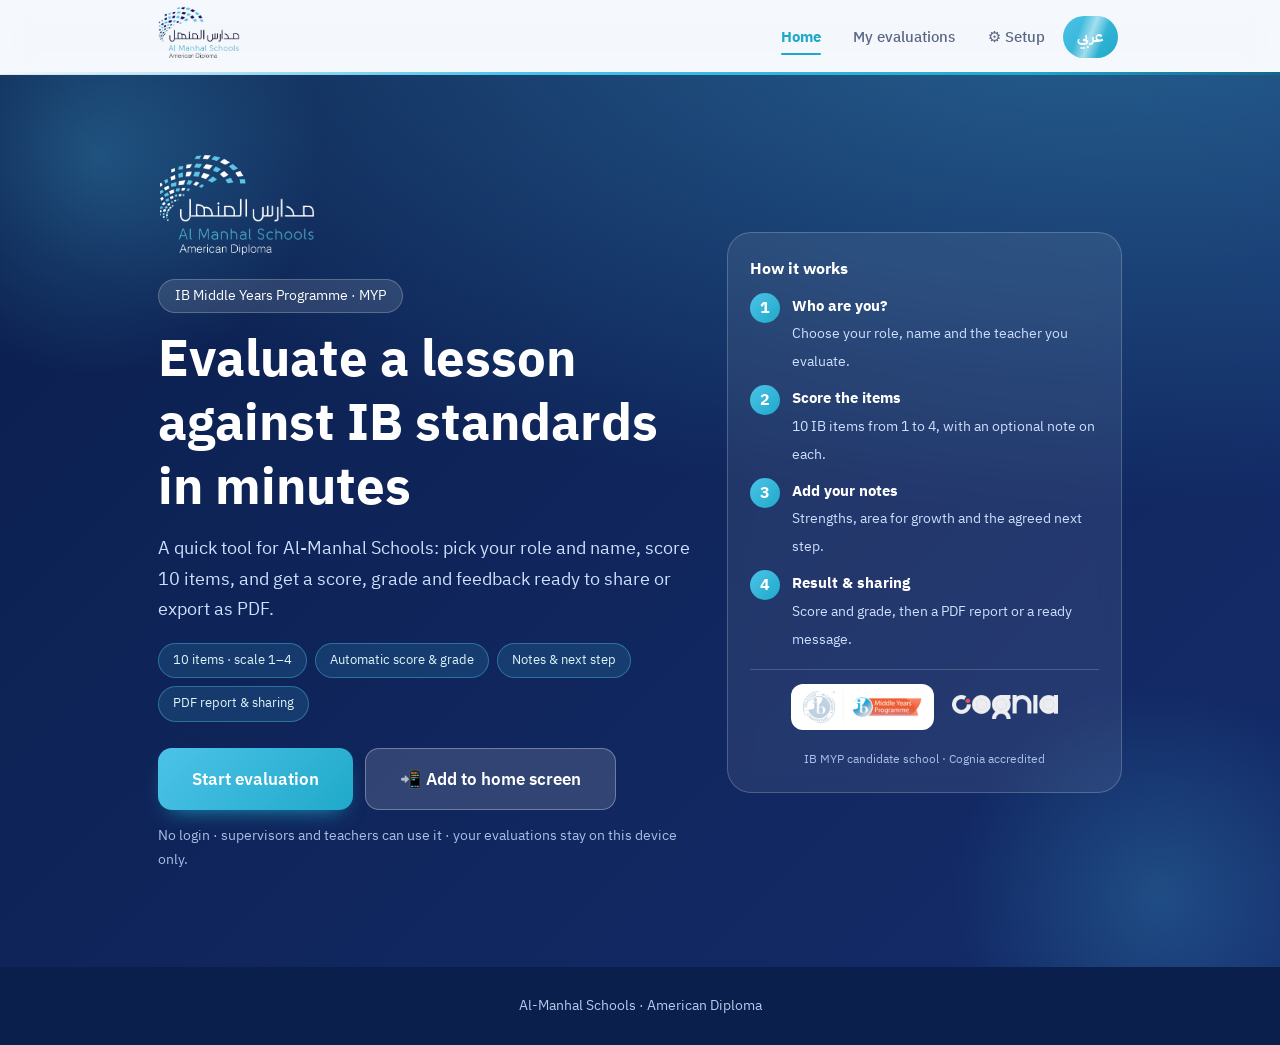
<file: index.html>
<!doctype html>
<html lang="ar" dir="rtl">
<head>
<meta charset="utf-8">
<meta name="viewport" content="width=device-width, initial-scale=1">
<title>تقييم الزيارة الصفية IB | مدارس المنهل</title>
<meta name="description" content="IB Classroom Evaluation · Al-Manhal Schools · تقييم الزيارة الصفية IB">
<link rel="icon" href="assets/logo.png">
<link rel="manifest" href="manifest.webmanifest">
<meta name="theme-color" content="#0b1f4d">
<meta name="mobile-web-app-capable" content="yes">
<meta name="apple-mobile-web-app-capable" content="yes">
<meta name="apple-mobile-web-app-title" content="IB Evaluation">
<meta name="apple-mobile-web-app-status-bar-style" content="default">
<link rel="apple-touch-icon" href="assets/icons/apple-touch-icon.png">
<link rel="preconnect" href="https://fonts.googleapis.com">
<link rel="preconnect" href="https://fonts.gstatic.com" crossorigin>
<link href="https://fonts.googleapis.com/css2?family=IBM+Plex+Sans+Arabic:wght@400;500;600;700&display=swap" rel="stylesheet">
<link rel="stylesheet" href="assets/style.css">
</head>
<body>
<header class="top"><div class="wrap">
  <a href="index.html" data-go="welcome"><img class="logo" src="assets/logo.png" alt="Al-Manhal Schools · مدارس المنهل"></a>
  <nav>
    <a href="#" data-go="welcome" class="on opt" data-i18n="navHome">الرئيسية</a>
    <a href="#" data-go="history" data-i18n="navHistory">تقييماتي</a>
    <a href="setup.html" class="opt" data-i18n="navSetup">⚙ الإعداد</a>
    <button class="lang" data-lang>English</button>
  </nav>
</div></header>

<!-- first screen -->
<section id="v-welcome">
  <div class="hero"><div class="wrap">
    <div>
      <img class="logo-big" src="assets/logo-white.png" alt="Al-Manhal Schools · مدارس المنهل">
      <span class="tag" data-i18n="heroTag">برنامج السنوات المتوسطة MYP</span>
      <h1 data-i18n="heroTitle">قيّم الحصة بمعايير الـ IB في دقائق</h1>
      <p class="lead" data-i18n="heroText"></p>
      <div class="chips"><span class="chip" data-i18n="chip1"></span><span class="chip" data-i18n="chip2"></span><span class="chip" data-i18n="chip3"></span><span class="chip" data-i18n="chip4"></span></div>
      <div class="cta">
        <a href="#" class="btn p big" data-go="form" data-new="1" data-i18n="start">ابدأ التقييم</a>
        <a href="#" class="btn g big" data-go="form" id="resumeBtn" hidden data-i18n="resume">متابعة المسودة</a>
        <button class="btn g big" data-install data-i18n="install"></button>
      </div>
      <p class="fine" data-i18n="noLogin"></p>
    </div>
    <aside class="hero-card">
      <h3 data-i18n="howTitle">كيف تعمل؟</h3>
      <ol>
        <li><i>1</i><div><b data-i18n="how1t"></b><span data-i18n="how1"></span></div></li>
        <li><i>2</i><div><b data-i18n="how2t"></b><span data-i18n="how2"></span></div></li>
        <li><i>3</i><div><b data-i18n="how3t"></b><span data-i18n="how3"></span></div></li>
        <li><i>4</i><div><b data-i18n="how4t"></b><span data-i18n="how4"></span></div></li>
      </ol>
      <div class="accred"><span class="ib"><img src="assets/ib-myp.png" alt="IB Middle Years Programme"></span><img class="cg" src="assets/cognia.png" alt="Cognia"><small data-i18n="accred"></small></div>
    </aside>
  </div></div>
</section>

<!-- the evaluation -->
<main id="app" hidden><div class="wrap">
  <div id="v-form" hidden>
    <div id="stepper"></div>
    <div id="panel" class="card panel"></div>
    <div class="bar-actions">
      <div class="mring" id="ring"><div id="ringTxt">0%</div></div>
      <div class="info"><b id="barTitle"></b><span id="barNote"></span></div>
      <button class="btn g" id="btnBack" hidden data-i18n="back">السابق</button>
      <button class="btn p" id="btnNext">التالي</button>
    </div>
  </div>
  <div id="v-result" hidden></div>
  <div id="v-history" hidden></div>
  <div id="v-day" hidden></div>
</div></main>

<footer><div class="wrap" data-i18n="footer">مدارس المنهل · American Diploma</div></footer>
<section id="report" aria-hidden="true"></section>
<script src="assets/core.js"></script>
<script src="assets/app.js"></script>
</body>
</html>
</file>
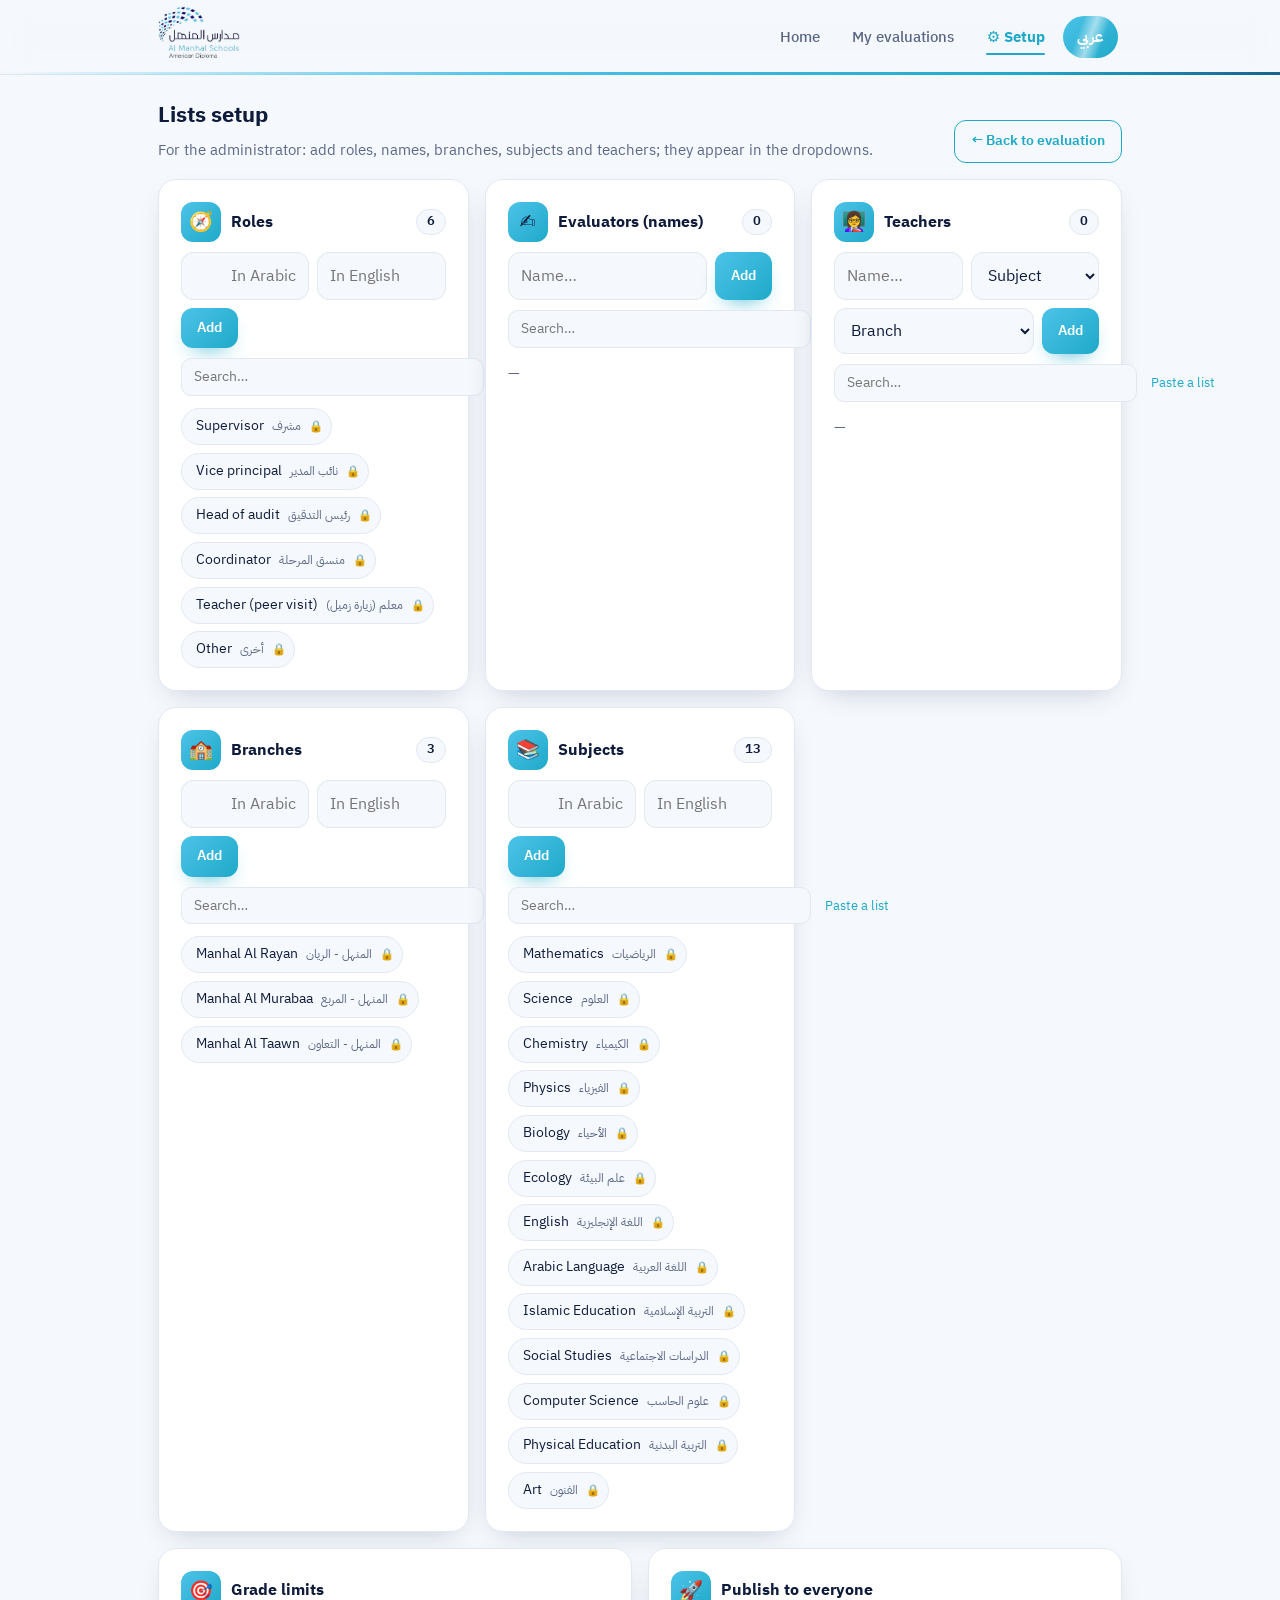
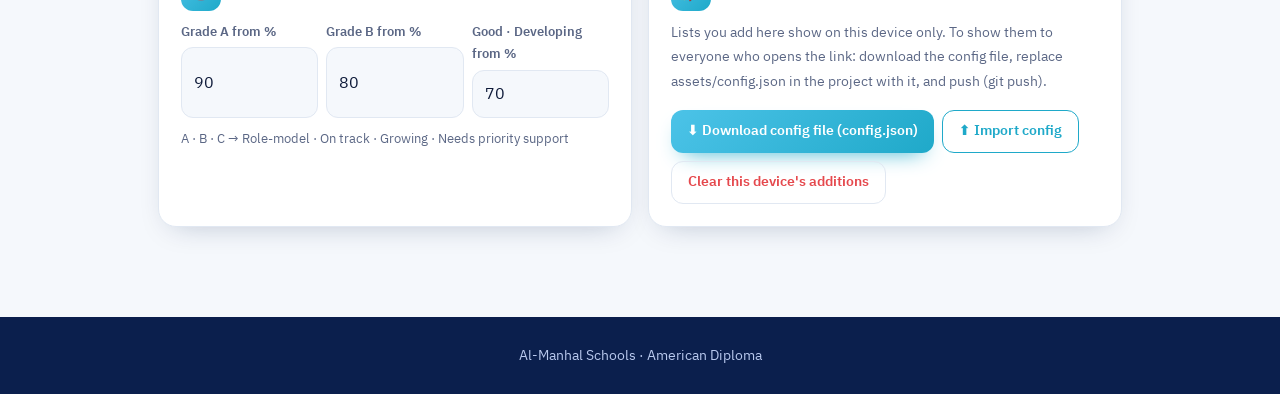
<file: setup.html>
<!doctype html>
<html lang="ar" dir="rtl">
<head>
<meta charset="utf-8">
<meta name="viewport" content="width=device-width, initial-scale=1">
<title>إعداد القوائم | مدارس المنهل</title>
<link rel="icon" href="assets/logo.png">
<link rel="manifest" href="manifest.webmanifest">
<meta name="theme-color" content="#0b1f4d">
<link rel="apple-touch-icon" href="assets/icons/apple-touch-icon.png">
<link rel="preconnect" href="https://fonts.googleapis.com">
<link rel="preconnect" href="https://fonts.gstatic.com" crossorigin>
<link href="https://fonts.googleapis.com/css2?family=IBM+Plex+Sans+Arabic:wght@400;500;600;700&display=swap" rel="stylesheet">
<link rel="stylesheet" href="assets/style.css">
</head>
<body>
<header class="top"><div class="wrap">
  <a href="index.html"><img class="logo" src="assets/logo.png" alt="Al-Manhal Schools · مدارس المنهل"></a>
  <nav>
    <a href="index.html" class="opt" data-i18n="navHome">الرئيسية</a>
    <a href="index.html#history" data-i18n="navHistory">تقييماتي</a>
    <a href="setup.html" class="on opt" data-i18n="navSetup">⚙ الإعداد</a>
    <button class="lang" data-lang>English</button>
  </nav>
</div></header>

<main><div class="wrap">
  <div style="display:flex;justify-content:space-between;align-items:flex-end;gap:12px;flex-wrap:wrap;margin-bottom:16px">
    <div><h2 data-i18n="setupTitle">إعداد القوائم</h2><p class="sub" style="margin:0" data-i18n="setupText"></p></div>
    <a class="btn o sm" href="index.html" data-i18n="toForm">← الرجوع للتقييم</a>
  </div>
  <div class="lists" id="lists"></div>

  <div class="lists mt">
    <div class="card lcard"><div class="lh"><div class="ico">🎯</div><h3 data-i18n="gradesTitle"></h3></div>
      <div class="addrow"><div class="f" style="flex:1"><label data-i18n="gradeA"></label><input type="number" id="gA" min="2" max="100"></div><div class="f" style="flex:1"><label data-i18n="gradeB"></label><input type="number" id="gB" min="1" max="99"></div><div class="f" style="flex:1"><label data-i18n="gradeCLbl"></label><input type="number" id="gC" min="1" max="98"></div></div>
      <p class="sub" style="margin:10px 0 0;font-size:.82rem">A · B · C → Role-model · On track · Growing · Needs priority support</p></div>
    <div class="card lcard"><div class="lh"><div class="ico">🚀</div><h3 data-i18n="publishTitle"></h3></div>
      <p class="sub" data-i18n="publishText" style="font-size:.88rem"></p>
      <div class="addrow"><button class="btn p sm" id="dl" data-i18n="dlConfig"></button><button class="btn o sm" id="imp" data-i18n="impConfig"></button><input type="file" id="impFile" accept=".json" hidden><button class="btn d sm" id="reset" data-i18n="resetLocal"></button></div></div>
  </div>
</div></main>
<footer><div class="wrap" data-i18n="footer"></div></footer>
<script src="assets/core.js"></script>
<script src="assets/setup.js"></script>
</body>
</html>
</file>
<file: assets/style.css>
:root{
  --navy:#0b1f4d;--navy-2:#142c6b;--sky:#4cc3e8;--teal:#1fa9c9;
  --bg:#f5f8fc;--card:#fff;--ink:#0f1b3a;--muted:#5b6785;--line:#e1e8f2;
  --ok:#17a673;--mid:#e9a21a;--low:#e5484d;--r:18px;
  --shadow:0 10px 30px -14px rgba(11,31,77,.28);
  --font:"IBM Plex Sans Arabic","Segoe UI",system-ui,sans-serif;
}
*{box-sizing:border-box;margin:0}
[hidden]{display:none!important}
html{scroll-behavior:smooth}
body{font-family:var(--font);background:var(--bg);color:var(--ink);line-height:1.75;-webkit-font-smoothing:antialiased}
a{color:var(--teal)}
button,input,select,textarea{font:inherit;color:inherit}
.wrap{max-width:1000px;margin:auto;padding:0 18px}

@keyframes navIn{from{opacity:0;transform:translateY(-16px)}}
@keyframes lineSlide{to{background-position:-200% 0}}
@keyframes rise{from{opacity:0;transform:translateY(20px)}}
@keyframes floaty{to{transform:translate3d(-50px,36px,0) scale(1.12)}}
@keyframes pulse{0%,100%{box-shadow:0 8px 18px -8px var(--teal)}50%{box-shadow:0 10px 26px -4px var(--sky)}}
@keyframes sheen{0%{transform:translateX(130%)}60%,100%{transform:translateX(-130%)}}
@keyframes pop{from{opacity:0;transform:scale(.96)}}

/* ---------- header ---------- */
.top{position:sticky;top:0;z-index:30;background:color-mix(in srgb,var(--bg) 84%,transparent);backdrop-filter:blur(14px) saturate(160%);border-bottom:1px solid var(--line);animation:navIn .6s cubic-bezier(.2,.8,.2,1) both}
.top::after{content:"";position:absolute;inset-inline:0;bottom:-1px;height:3px;pointer-events:none;background:linear-gradient(90deg,transparent,var(--sky),var(--teal),var(--navy),var(--sky),transparent);background-size:200% 100%;animation:lineSlide 6s linear infinite}
.top .wrap{display:flex;align-items:center;justify-content:space-between;gap:10px;height:74px}
.top .logo{height:54px;transition:transform .35s cubic-bezier(.2,.8,.2,1),filter .35s;flex:none}
.top .logo:hover{transform:scale(1.07) rotate(-2deg);filter:drop-shadow(0 8px 14px rgba(31,169,201,.5))}
.top nav{display:flex;align-items:center;gap:4px;min-width:0;overflow-x:auto;scrollbar-width:none;padding:4px}
.top nav::-webkit-scrollbar{display:none}
.top nav a,.top nav button{position:relative;white-space:nowrap;border:0;background:none;cursor:pointer;color:var(--muted);text-decoration:none;font-weight:500;font-size:.95rem;padding:8px 14px;border-radius:99px;transition:color .2s,background .2s,transform .2s}
.top nav a:hover,.top nav button:hover{background:rgba(76,195,232,.14);color:var(--navy);transform:translateY(-2px)}
.top nav a.on{color:var(--teal);font-weight:700}
.top nav a.on::after{content:"";position:absolute;inset-inline:14px;bottom:3px;height:2px;border-radius:2px;background:var(--teal)}
.top nav .lang{background:linear-gradient(135deg,var(--sky),var(--teal));color:#fff;font-weight:700;animation:pulse 3s ease-in-out infinite;position:relative;overflow:hidden}
.top nav .lang:hover{color:#fff;background:linear-gradient(135deg,var(--sky),var(--teal));transform:translateY(-2px) scale(1.05)}
.top nav .lang::before{content:"";position:absolute;inset:0;background:linear-gradient(110deg,transparent 30%,rgba(255,255,255,.55) 50%,transparent 70%);animation:sheen 3.6s ease-in-out infinite}
@media(max-width:560px){.top .wrap{height:62px;padding:0 12px}.top .logo{height:42px}.top nav a,.top nav button{padding:6px 10px;font-size:.84rem}.top nav .opt{display:none}}

/* ---------- buttons ---------- */
.btn{display:inline-flex;align-items:center;justify-content:center;gap:8px;padding:12px 24px;border-radius:12px;font-weight:600;text-decoration:none;border:0;cursor:pointer;transition:transform .15s,box-shadow .2s,filter .2s,background .2s}
.btn:hover{transform:translateY(-2px)}
.btn:active{transform:scale(.97)}
.btn.p{background:linear-gradient(135deg,var(--sky),var(--teal));color:#fff;box-shadow:0 10px 22px -12px var(--teal)}
.btn.p:hover{filter:brightness(1.07);box-shadow:0 14px 26px -12px var(--teal)}
.btn.g{background:rgba(255,255,255,.14);color:#fff;border:1px solid rgba(255,255,255,.3)}
.btn.g:hover{background:rgba(255,255,255,.24)}
.btn.o{background:transparent;color:var(--teal);border:1px solid var(--teal)}
.btn.d{background:transparent;color:var(--low);border:1px solid var(--line)}
.btn.sm{padding:8px 16px;font-size:.88rem}
.btn.big{padding:15px 34px;font-size:1.08rem;border-radius:14px}
.btn.wide{width:100%}
.btn[disabled]{opacity:.5;pointer-events:none}

/* ---------- welcome ---------- */
.hero{position:relative;overflow:hidden;color:#fff;padding:78px 0 96px;background:radial-gradient(1200px 520px at 85% -10%,rgba(76,195,232,.38),transparent),linear-gradient(135deg,var(--navy),var(--navy-2))}
.hero::before,.hero::after{content:"";position:absolute;border-radius:50%;pointer-events:none}
.hero::before{width:460px;height:460px;inset:-150px auto auto -130px;background:radial-gradient(circle,rgba(76,195,232,.28),transparent 68%);animation:floaty 14s ease-in-out infinite alternate}
.hero::after{width:420px;height:420px;inset:auto -90px -140px auto;background:radial-gradient(circle,rgba(76,195,232,.22),transparent 70%);animation:floaty 18s ease-in-out infinite alternate-reverse}
.hero .wrap{position:relative;z-index:1;display:grid;gap:34px;grid-template-columns:minmax(0,1.15fr) minmax(0,.85fr);align-items:center}
.hero .logo-big{height:104px;margin-bottom:22px;display:block;animation:rise .8s .05s both;transition:transform .4s}
.hero .logo-big:hover{transform:scale(1.05) rotate(-2deg)}
.tag{display:inline-block;padding:4px 16px;border-radius:99px;background:rgba(255,255,255,.12);border:1px solid rgba(255,255,255,.22);font-size:.85rem;margin-bottom:14px;animation:rise .8s .2s both}
.hero h1{font-size:clamp(1.9rem,5vw,3.2rem);line-height:1.25;font-weight:700;animation:rise .8s .35s both}
.hero h1 b{color:var(--sky)}
.hero p.lead{margin-top:14px;color:#cfe0ff;font-size:1.1rem;max-width:560px;animation:rise .8s .5s both}
.chips{display:flex;flex-wrap:wrap;gap:8px;margin-top:18px;animation:rise .8s .6s both}
.chip{padding:5px 14px;border-radius:99px;font-size:.83rem;background:rgba(76,195,232,.14);border:1px solid rgba(76,195,232,.4);color:#dff5fc}
.cta{display:flex;flex-wrap:wrap;gap:12px;margin-top:26px;animation:rise .8s .7s both}
.fine{margin-top:14px;color:#a9bfe8;font-size:.85rem;animation:rise .8s .8s both}
.hero-card{background:rgba(255,255,255,.08);border:1px solid rgba(255,255,255,.2);backdrop-filter:blur(10px);border-radius:24px;padding:22px;animation:rise .9s .5s both}
.hero-card h3{font-size:1rem;margin-bottom:10px;color:#fff}
.hero-card ol{list-style:none;padding:0;display:grid;gap:10px}
.hero-card li{display:flex;gap:12px;align-items:flex-start;transition:transform .2s}
.hero-card li:hover{transform:translateX(4px)}
[dir=rtl] .hero-card li:hover{transform:translateX(-4px)}
.hero-card li i{flex:none;width:30px;height:30px;border-radius:50%;display:grid;place-items:center;font-style:normal;font-weight:700;background:linear-gradient(135deg,var(--sky),var(--teal));color:#fff}
.hero-card li b{display:block;font-size:.95rem}.hero-card li span{color:#cfe0ff;font-size:.85rem;line-height:1.5}
.accred{display:flex;align-items:center;justify-content:center;gap:18px;flex-wrap:wrap;margin-top:16px;padding-top:14px;border-top:1px solid rgba(255,255,255,.18)}
.accred .ib{background:#fff;border-radius:12px;padding:6px 12px;height:46px;display:flex;align-items:center}
.accred .ib img{height:32px}
.accred .cg{height:24px;opacity:.95}
.accred small{width:100%;text-align:center;color:#a9bfe8;font-size:.78rem}
@media(max-width:820px){.hero{padding:44px 0 56px}.hero .wrap{grid-template-columns:1fr}.hero .logo-big{height:84px}}
footer{background:var(--navy);color:#b9c9ee;padding:26px 0;text-align:center;font-size:.9rem}

/* ---------- cards / wizard ---------- */
main{padding:22px 0 90px}
.card{background:var(--card);border:1px solid var(--line);border-radius:var(--r);box-shadow:var(--shadow);padding:22px;transition:transform .25s,box-shadow .25s}
.panel{max-width:760px;margin:0 auto;animation:pop .35s both}
.stepper{display:flex;align-items:center;max-width:760px;margin:0 auto 18px;padding:0 4px}
.stepper .s{display:flex;align-items:center;gap:8px;flex:none;font-size:.85rem;color:var(--muted);font-weight:600}
.stepper .s i{width:30px;height:30px;border-radius:50%;display:grid;place-items:center;font-style:normal;background:var(--line);color:var(--muted);transition:.3s}
.stepper .s.on i{background:linear-gradient(135deg,var(--sky),var(--teal));color:#fff;box-shadow:0 8px 16px -8px var(--teal);transform:scale(1.1)}
.stepper .s.on{color:var(--navy)}
.stepper .s.done i{background:var(--ok);color:#fff}
.stepper .line{flex:1;height:3px;background:var(--line);margin:0 8px;border-radius:2px;overflow:hidden}
.stepper .line b{display:block;height:100%;width:0;background:linear-gradient(90deg,var(--sky),var(--teal));transition:width .4s}
@media(max-width:520px){.stepper .s span{display:none}}
h2{font-size:1.35rem;margin-bottom:2px}
.sub{color:var(--muted);margin-bottom:16px;font-size:.93rem}
.grid2{display:grid;gap:12px;grid-template-columns:repeat(2,minmax(0,1fr))}
@media(max-width:560px){.grid2{grid-template-columns:1fr}}
.f{display:flex;flex-direction:column;gap:4px}
.f label{font-size:.82rem;font-weight:600;color:var(--muted)}
.f input,.f select,.f textarea{width:100%;padding:10px 12px;border:1px solid var(--line);border-radius:12px;background:var(--bg);transition:border-color .15s,box-shadow .15s}
.f input:focus,.f select:focus,.f textarea:focus{outline:0;border-color:var(--teal);box-shadow:0 0 0 4px rgba(76,195,232,.25)}
.f textarea{min-height:84px;resize:vertical}
.f.full{grid-column:1/-1}
.f .req{color:var(--low)}
.err{color:var(--low);font-size:.88rem;margin-top:10px;min-height:1.2em}

.item{display:grid;grid-template-columns:28px 1fr auto;gap:10px;align-items:center;padding:10px 4px;border-bottom:1px solid var(--line)}
.item:last-of-type{border-bottom:0}
.item .n{width:28px;height:28px;border-radius:9px;background:var(--navy);color:#fff;font-size:.8rem;font-weight:600;display:grid;place-items:center}
.item h4{font-size:.93rem;font-weight:600;line-height:1.35}
.item small{display:block;font-size:.76rem;color:var(--muted);line-height:1.35}
.item .nb{background:none;border:0;color:var(--teal);font-size:.76rem;font-weight:600;cursor:pointer;padding:2px 0}
.item .note{grid-column:2/-1;display:none}
.item.shownote .note{display:block}
.item .note textarea{width:100%;min-height:54px;padding:8px 10px;border:1px solid var(--line);border-radius:10px;background:var(--bg);font-size:.88rem}
.cs{display:flex;gap:4px}
.cs input{display:none}
.cs label{width:36px;height:36px;display:grid;place-items:center;border-radius:10px;border:1px solid var(--line);background:var(--bg);font-weight:600;font-size:.9rem;cursor:pointer;transition:.15s}
.cs label:hover{border-color:var(--teal)}
.cs input:checked+label{background:linear-gradient(135deg,var(--sky),var(--teal));color:#fff;border-color:transparent;transform:scale(1.08)}
@media(max-width:560px){.item{grid-template-columns:26px 1fr}.cs{grid-column:1/-1;justify-content:center}.cs label{width:46px;height:40px}.item .note{grid-column:1/-1}}

.bar-actions{position:sticky;bottom:0;z-index:20;margin:18px auto 0;max-width:760px;display:flex;align-items:center;gap:10px;padding:10px 12px;border-radius:16px;background:var(--navy);color:#fff;box-shadow:0 18px 36px -16px rgba(11,31,77,.7)}
.mring{--p:0;width:48px;height:48px;border-radius:50%;flex:none;display:grid;place-items:center;background:conic-gradient(var(--sky) calc(var(--p)*1%),rgba(255,255,255,.2) 0);transition:.35s}
.mring div{width:37px;height:37px;border-radius:50%;background:var(--navy);display:grid;place-items:center;font-size:.76rem;font-weight:700}
.bar-actions .info{flex:1;min-width:0;line-height:1.3;font-size:.82rem}
.bar-actions .info b{display:block;font-size:.9rem}
.bar-actions .btn{padding:10px 18px;font-size:.9rem}
.bar-actions .btn.g{padding:10px 14px}

/* ---------- result ---------- */
.res-head{display:flex;gap:18px;align-items:center;flex-wrap:wrap}
.ring{--p:0;width:112px;height:112px;border-radius:50%;flex:none;display:grid;place-items:center;background:conic-gradient(var(--teal) calc(var(--p)*1%),var(--line) 0)}
.ring div{width:86px;height:86px;border-radius:50%;background:var(--card);display:grid;place-items:center;font-size:1.6rem;font-weight:700;color:var(--navy)}
.gr{display:inline-block;padding:2px 16px;border-radius:99px;font-weight:700;background:var(--navy);color:#fff;margin-inline-start:8px}
.gr.A{background:var(--ok)}.gr.B{background:var(--teal)}.gr.C{background:var(--mid)}
.meta-line{color:var(--muted);font-size:.9rem}
.res h3{font-size:1rem;margin:16px 0 4px;color:var(--navy)}
.res ul{padding-inline-start:20px;color:var(--muted)}.res li{margin-bottom:3px}
.res .nt{background:var(--bg);border-radius:12px;padding:10px 14px;margin-top:6px;font-size:.92rem;white-space:pre-wrap}
.res .nt b{display:block;font-size:.8rem;color:var(--teal)}
.savedtag{display:inline-block;margin-top:10px;padding:5px 12px;border-radius:10px;background:rgba(23,166,115,.12);color:var(--ok);font-weight:600;font-size:.85rem}
.actions{display:flex;flex-wrap:wrap;gap:10px;margin-top:18px}
.radar{display:flex;justify-content:center;margin-top:6px}

/* ---------- history ---------- */
.hrow{display:flex;align-items:center;gap:14px;padding:12px 14px;border:1px solid var(--line);border-radius:14px;background:var(--card);margin-bottom:10px;transition:transform .2s,box-shadow .2s,border-color .2s}
.hrow:hover{transform:translateY(-2px);border-color:var(--sky);box-shadow:var(--shadow)}
.hrow .mini{width:46px;height:46px;border-radius:50%;flex:none;display:grid;place-items:center;font-weight:700;font-size:.8rem;color:#fff;background:var(--teal)}
.hrow .mini.A{background:var(--ok)}.hrow .mini.C{background:var(--mid)}
.hrow .txt{flex:1;min-width:0}.hrow .txt b{display:block}.hrow .txt small{color:var(--muted)}
.empty{text-align:center;color:var(--muted);padding:34px 10px}
.empty .ico{font-size:2.2rem}

.overlay{position:fixed;inset:0;z-index:999;background:rgba(11,31,77,.55);backdrop-filter:blur(4px);display:grid;place-items:center;padding:18px}
.sheetbox{background:#fff;color:var(--ink);max-width:380px;width:100%;border-radius:20px;padding:22px;box-shadow:0 30px 70px -20px rgba(0,0,0,.5);line-height:1.8}
.toast{position:fixed;bottom:24px;inset-inline:0;margin:auto;width:max-content;max-width:90%;background:var(--navy);color:#fff;padding:10px 20px;border-radius:14px;box-shadow:var(--shadow);z-index:1000;animation:pop .25s both}

/* ---------- setup page ---------- */
.lists{display:grid;gap:16px;grid-template-columns:repeat(auto-fit,minmax(310px,1fr))}
.lcard{animation:rise .5s both}
.lcard:hover{transform:translateY(-3px);box-shadow:0 18px 36px -18px rgba(11,31,77,.4)}
.lh{display:flex;align-items:center;gap:10px;margin-bottom:10px}
.lh .ico{width:40px;height:40px;border-radius:12px;display:grid;place-items:center;font-size:1.2rem;background:linear-gradient(135deg,var(--sky),var(--teal));transition:transform .3s}
.lcard:hover .ico{transform:rotate(-8deg) scale(1.1)}
.lh h3{flex:1;font-size:1.02rem}
.lh .cnt{min-width:30px;padding:0 10px;height:26px;display:grid;place-items:center;border-radius:99px;background:var(--bg);border:1px solid var(--line);font-weight:600;font-size:.82rem}
.addrow{display:flex;gap:8px;flex-wrap:wrap}
.addrow input,.addrow select{flex:1;min-width:100px;padding:9px 12px;border:1px solid var(--line);border-radius:12px;background:var(--bg)}
.addrow input:focus,.addrow select:focus{outline:0;border-color:var(--teal);box-shadow:0 0 0 4px rgba(76,195,232,.25)}
.tools{display:flex;gap:8px;align-items:center;margin:10px 0 2px}
.tools input{flex:1;padding:6px 12px;border:1px solid var(--line);border-radius:10px;background:var(--bg);font-size:.85rem}
.link{background:none;border:0;color:var(--teal);cursor:pointer;font-size:.84rem;white-space:nowrap}
.tags{display:flex;flex-wrap:wrap;gap:8px;margin-top:12px}
.tag2{display:inline-flex;align-items:center;gap:8px;padding:5px 8px 5px 14px;border-radius:99px;background:var(--bg);border:1px solid var(--line);font-size:.88rem;animation:pop .3s both;transition:transform .2s,background .2s,border-color .2s}
[dir=rtl] .tag2{padding:5px 14px 5px 8px}
.tag2:hover{transform:translateY(-2px) scale(1.04);background:rgba(76,195,232,.15);border-color:var(--sky)}
.tag2 small{color:var(--muted);font-size:.74rem}
.tag2 .lock{color:var(--muted);font-size:.7rem}
.tag2 button{width:22px;height:22px;border-radius:50%;border:0;background:none;color:var(--muted);cursor:pointer;opacity:0;transform:scale(.6);transition:.2s}
.tag2:hover button{opacity:1;transform:none}
.tag2 button:hover{background:var(--low);color:#fff}
@media(hover:none){.tag2 button{opacity:1;transform:none}}
.mt{margin-top:16px}

/* ---------- print: report only ---------- */
#report{display:none}
@media print{
  @page{size:A4;margin:12mm}
  *{-webkit-print-color-adjust:exact;print-color-adjust:exact}
  body{background:#fff}
  body.has-report>*:not(#report){display:none!important}
  body.has-report #report{display:block;color:#0f1b3a;font-size:10.5pt;line-height:1.45}
  .rp-head{display:flex;align-items:center;justify-content:space-between;gap:16px;background:#fff;color:#0b1f4d;padding:4px 2px 8px;border-bottom:3px solid #1fa9c9;border-image:linear-gradient(90deg,#4cc3e8,#1fa9c9,#0b1f4d) 1}
  .rp-head img{height:46px}.rp-head h1{font-size:15pt;margin:0;color:#0b1f4d}.rp-head small{display:block;color:#5b6785;font-size:9pt}
  .rp-meta{display:grid;grid-template-columns:repeat(3,1fr);gap:3px 12px;margin:8px 0;padding:7px 12px;border:1px solid #dbe5f2;border-radius:10px;background:#f6f9fd}
  .rp-meta span{display:block;font-size:8.5pt;color:#5b6785}.rp-meta b{font-size:10pt}
  .rp-score{display:flex;align-items:center;gap:16px;margin:6px 0;padding:8px 12px;border-radius:12px}
    .rp-ring{width:80px;height:80px;flex:none}.rp-ring svg{display:block}
  .rp-grade{display:inline-block;padding:2px 16px;border-radius:99px;background:#0b1f4d;color:#fff;font-weight:700;margin-inline-start:8px}
  .rp-score p{margin:1px 0;color:#5b6785;font-size:9pt}
  .rp-title{font-size:11pt;font-weight:700;margin:8px 0 4px;padding-bottom:3px;border-bottom:2px solid #4cc3e8;color:#0b1f4d}
  .rp-items{width:100%;border-collapse:collapse;font-size:9.5pt}
  .rp-items td{padding:2px 6px;border-bottom:1px solid #e8eef6;vertical-align:middle}
  .rp-items td:first-child{width:22px;color:#fff;background:#0b1f4d;text-align:center;font-weight:700}
  .rp-items .bar{display:block;height:8px;border-radius:99px;background:#e1e8f2;overflow:hidden}
  .rp-items .bar i{display:block;height:100%}
  .rp-items .low .bar i{background:#e5484d}
  .rp-items tr{break-inside:avoid}
  .rp-items small{display:block;color:#5b6785;font-size:8pt}
  .rp-cols{display:grid;grid-template-columns:1fr 1fr;gap:12px;break-inside:avoid}
  .rp-cols ul{margin:0;padding-inline-start:16px;font-size:9pt;line-height:1.4}.rp-cols li{margin-bottom:1px}
  .rp-notes{font-size:9.5pt;break-inside:avoid}.rp-notes p{margin:2px 0;white-space:pre-wrap}.rp-notes b{color:#0b1f4d}
  .rp-sign{display:grid;grid-template-columns:repeat(3,1fr);gap:24px;margin-top:20px;break-inside:avoid}
  .rp-sign div{border-top:1px solid #0b1f4d;padding-top:4px;text-align:center;font-size:9.5pt;color:#5b6785}
  .rp-foot{margin-top:8px;padding-top:6px;border-top:1px solid #dbe5f2;text-align:center;font-size:8.5pt;color:#5b6785}
}

/* ---------- result card, distribution, action plan (ideas from the school's observation report) ---------- */
.snap{display:flex;align-items:center;gap:18px;padding:16px 18px;border-radius:18px;border:1px solid;flex-wrap:wrap}
.snap-num{font-size:3.2rem;font-weight:700;line-height:1}
.snap-num small{font-size:1.2rem;font-weight:600}
.snap-txt{display:flex;flex-direction:column;gap:2px;min-width:0}
.snap-txt>b{font-size:1.15rem}
.snap-txt>span{color:var(--muted);font-size:.9rem}
.band{display:inline-block;align-self:flex-start;padding:2px 12px;border-radius:99px;font-size:.74rem;font-weight:700;letter-spacing:.04em;margin:4px 0}
.snap-txt .gr{align-self:flex-start;margin:0 0 4px}
.dist{display:flex;height:22px;border-radius:99px;overflow:hidden;gap:2px;background:var(--line)}
.dist i{display:grid;place-items:center;color:#fff;font-style:normal;font-size:.72rem;font-weight:700;min-width:18px}
.legend{display:flex;flex-wrap:wrap;gap:6px 14px;margin-top:6px;font-size:.78rem;color:var(--muted)}
.legend span{display:inline-flex;align-items:center;gap:6px}.legend i{width:10px;height:10px;border-radius:3px;display:inline-block}
table.plan{width:100%;border-collapse:collapse;border:0;font-size:.92rem;background:none}
table.plan th{width:34%;text-align:start;background:none;color:var(--teal);font-weight:600;padding:6px 8px 6px 0;border:0;vertical-align:top}
table.plan td{padding:6px 0;border:0}


/* bars (profile by item) */
.bar{display:grid;grid-template-columns:minmax(110px,230px) 1fr 38px;gap:10px;align-items:center;margin:3px 0;font-size:.84rem}
.bar>i{display:block;height:9px;border-radius:99px;background:var(--line);overflow:hidden}
.bar>i b{display:block;height:100%;background:linear-gradient(90deg,var(--sky),var(--teal))}
.bar.weak>i b{background:var(--low)}
.bar>span:last-child{text-align:end;font-weight:600}
@media(max-width:560px){.bar{grid-template-columns:minmax(90px,150px) 1fr 34px}}

/* ---------- day summary (own layout: scoreboard, ranked list, dot grid, radar, timeline) ---------- */
.dr2{background:var(--card);border:1px solid var(--line);border-radius:20px;box-shadow:var(--shadow);padding:20px 22px 16px;color:var(--ink)}
.d2-head{display:flex;align-items:center;gap:14px;flex-wrap:wrap;padding-bottom:14px;border-bottom:3px solid transparent;border-image:linear-gradient(90deg,var(--sky),var(--teal),var(--navy)) 1}
.d2-head img{height:54px}
.d2-head h1{font-size:1.45rem;line-height:1.2;color:var(--navy)}
.d2-head p{color:var(--muted);font-size:.88rem}
.d2-head>div:nth-child(2){flex:1;min-width:200px}
.d2-chips{display:flex;flex-direction:column;gap:4px;align-items:flex-start;font-size:.8rem}
.d2-chips span{background:var(--bg);border:1px solid var(--line);border-radius:99px;padding:2px 12px;color:var(--muted)}.d2-chips b{color:var(--ink)}
.d2-board{display:flex;gap:22px;align-items:center;flex-wrap:wrap;margin:18px 0 6px}
.d2-ring{width:132px;height:132px;flex:none}.d2-ring svg{display:block}
.d2-stats{flex:1;min-width:240px}.d2-stats h3{font-size:1rem;margin-bottom:8px;display:flex;align-items:center;gap:8px;flex-wrap:wrap}
.d2-pills{display:grid;gap:8px;grid-template-columns:repeat(auto-fit,minmax(140px,1fr))}
.d2-pill{display:flex;gap:10px;align-items:center;border:1px solid var(--line);border-radius:14px;padding:8px 12px;background:var(--bg)}
.d2-pill>span{width:30px;height:30px;border-radius:10px;display:grid;place-items:center;background:linear-gradient(135deg,var(--sky),var(--teal));color:#fff;font-size:.9rem;flex:none}
.d2-pill small{display:block;font-size:.7rem;color:var(--muted);line-height:1.2}.d2-pill b{font-size:1rem;line-height:1.25}
.d2-note{font-size:.8rem;color:var(--low);margin-top:6px}
.d2-h{font-size:1.05rem;margin:20px 0 2px;color:var(--navy)}
.d2-sub{color:var(--muted);font-size:.82rem;margin-bottom:8px}
.d2-list{display:grid;gap:10px}
.d2-row{display:grid;grid-template-columns:44px 1fr auto;gap:12px;align-items:start;padding:10px 12px;border:1px solid var(--line);border-radius:14px;background:var(--card)}
.d2-row .av{width:44px;height:44px;border-radius:50%;display:grid;place-items:center;color:#fff;font-weight:700;font-size:.9rem}
.d2-row .line{display:flex;gap:8px;align-items:baseline;flex-wrap:wrap}.d2-row .meta{color:var(--muted);font-size:.78rem}
.d2-row .track{height:8px;border-radius:99px;background:var(--line);overflow:hidden;margin:6px 0}.d2-row .track i{display:block;height:100%;border-radius:99px}
.d2-row p{font-size:.82rem;line-height:1.45;color:var(--ink);margin:1px 0}.d2-row .up{color:#17805a}.d2-row .nx{color:var(--muted)}
.d2-row .end{display:flex;flex-direction:column;align-items:flex-end;gap:2px;text-align:end}.d2-row .end>b{font-size:1.5rem;line-height:1}.d2-row .end small{font-size:.72rem;color:var(--muted)}
.d2-row .band{margin:2px 0 0;font-size:.62rem}
.d2-dist{max-width:640px}
.d2-split{display:grid;gap:18px;grid-template-columns:minmax(0,1.5fr) minmax(0,1fr);align-items:start}
@media(max-width:700px){.d2-split{grid-template-columns:1fr}.d2-row{grid-template-columns:40px 1fr}.d2-row .end{grid-column:2;flex-direction:row;align-items:center;gap:8px}}
table.d2-grid{width:100%;border-collapse:collapse;border:0;border-radius:0;font-size:.8rem;background:none}
table.d2-grid th{background:none;color:var(--muted);font-size:.72rem;padding:3px 4px;border:0;border-bottom:1px solid var(--line);text-align:center;font-weight:600}
table.d2-grid td{padding:3px 4px;border:0;border-bottom:1px solid var(--line);text-align:center}
table.d2-grid td:first-child{text-align:start;color:var(--ink)}
.dot{display:inline-grid;place-items:center;width:22px;height:22px;border-radius:50%;color:#fff;font-weight:700;font-size:.72rem}
.d2-grid .avgc{color:var(--muted)}
.d2-two{display:grid;gap:14px;grid-template-columns:repeat(auto-fit,minmax(250px,1fr))}
.d2-two>div{padding:2px 0 2px 14px;border-inline-start:4px solid var(--c)}
.d2-two .up{--c:#1f9d6b}.d2-two .dn{--c:#eba43a}
.d2-two h4{font-size:.86rem;margin-bottom:4px}.d2-two ul{padding-inline-start:18px;font-size:.84rem;color:var(--muted)}
.d2-time{list-style:none;padding:0;margin:6px 0 0;position:relative}
.d2-time li{position:relative;display:grid;grid-template-columns:96px 1fr;gap:12px;padding:0 0 12px;border-inline-start:2px solid var(--line);margin-inline-start:6px;padding-inline-start:16px}
.d2-time li::before{content:"";position:absolute;inset-inline-start:-7px;top:3px;width:12px;height:12px;border-radius:50%;background:var(--teal);box-shadow:0 0 0 3px #fff}
.d2-time li.all::before{background:var(--low)}
.d2-time time{font-size:.76rem;font-weight:700;color:var(--teal)}
.d2-time b{font-size:.9rem}.d2-time p{font-size:.84rem;color:var(--muted);line-height:1.4}.d2-time small{font-size:.76rem;color:var(--muted)}
.d2-foot{margin-top:14px;padding-top:8px;border-top:1px solid var(--line);text-align:center;font-size:.74rem;color:var(--muted)}
@media print{
  body.has-report #report .dr2{border:0;box-shadow:none;border-radius:0;padding:0;font-size:9pt}
  body.has-report #report .d2-head img{height:42px}
  body.has-report #report .d2-head h1{font-size:15pt}
  body.has-report #report .d2-h{font-size:11pt;margin:12px 0 2px;break-after:avoid}
  body.has-report #report .d2-sub{font-size:8pt;margin-bottom:5px;break-after:avoid}
  body.has-report #report .d2-board{margin:10px 0 2px}
  body.has-report #report .d2-ring{width:104px;height:104px}
  body.has-report #report .d2-ring svg{width:104px;height:104px}
  body.has-report #report .d2-row,body.has-report #report .d2-split>div,body.has-report #report .d2-two>div,body.has-report #report .d2-time li,body.has-report #report .d2-pill,body.has-report #report .d2-dist{break-inside:avoid}
  body.has-report #report .d2-row{padding:7px 10px;grid-template-columns:36px 1fr auto}
  body.has-report #report .d2-row .av{width:36px;height:36px;font-size:8.5pt}
  body.has-report #report .d2-row p{font-size:8pt}
  body.has-report #report .d2-row .end>b{font-size:13pt}
  body.has-report #report .d2-split{grid-template-columns:1.5fr 1fr}
  body.has-report #report .d2-pills{grid-template-columns:repeat(2,1fr)}
  body.has-report #report .d2-time li{grid-template-columns:80px 1fr}
}

@media(prefers-reduced-motion:reduce){*,*::before,*::after{animation:none!important;transition:none!important}}
</file>
